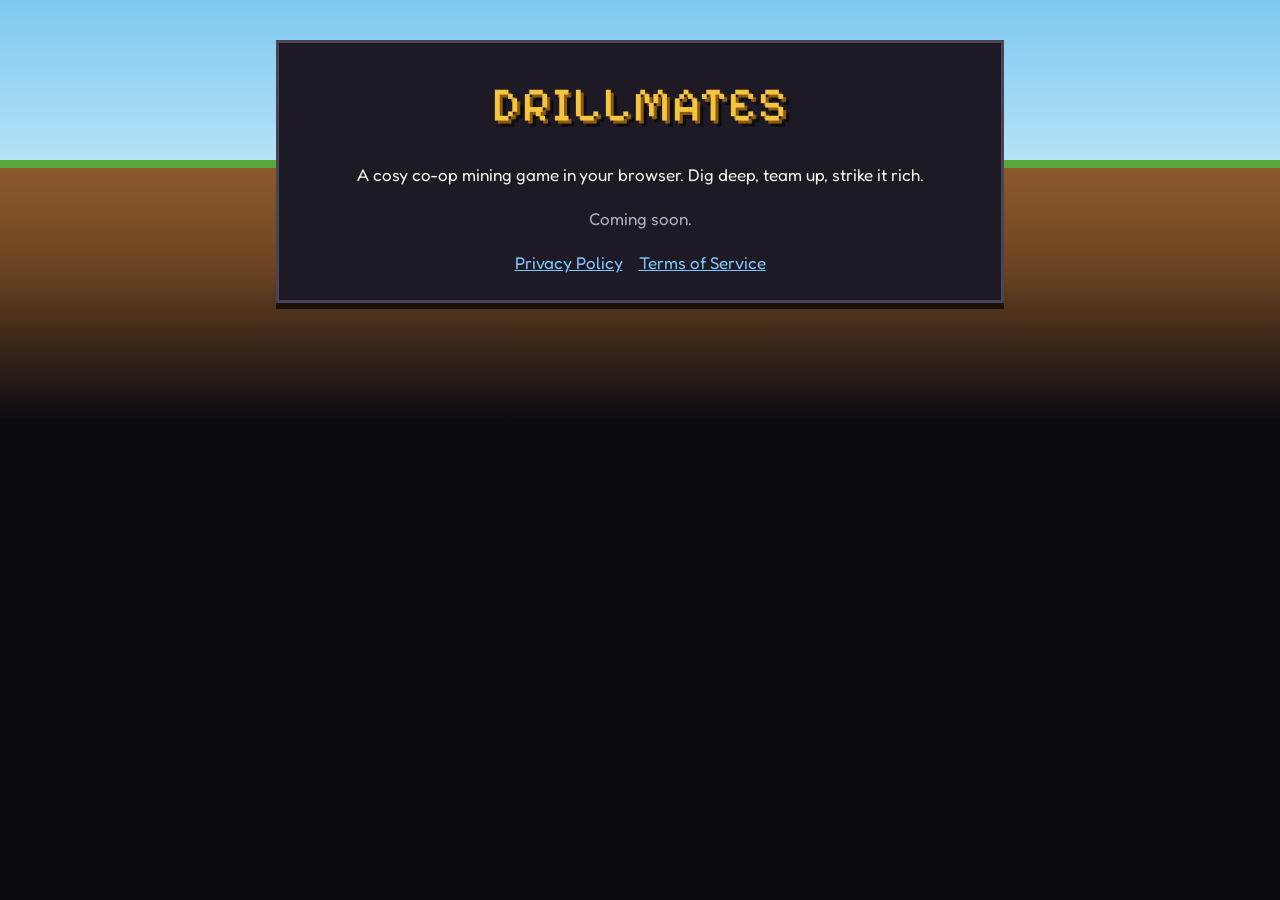
<file: index.html>
<!doctype html>
<html lang="en">
  <head>
    <meta charset="UTF-8" />
    <meta name="viewport" content="width=device-width, initial-scale=1.0" />
    <title>Drillmates</title>
    <meta name="description" content="Drillmates: a cosy co-op mining game in your browser." />
    <link rel="preconnect" href="https://fonts.googleapis.com" />
    <link href="https://fonts.googleapis.com/css2?family=Fredoka:wght@400;500;600&family=Pixelify+Sans:wght@400;700&display=swap" rel="stylesheet" />
    <link rel="stylesheet" href="style.css" />
  </head>
  <body>
    <main>
      <div class="card">
        <p class="logo">DRILLMATES</p>
        <p style="text-align: center">A cosy co-op mining game in your browser. Dig deep, team up, strike it rich.</p>
        <p style="text-align: center" class="meta">Coming soon.</p>
        <nav>
          <a href="privacy.html">Privacy Policy</a>
          <a href="terms.html">Terms of Service</a>
        </nav>
      </div>
    </main>
  </body>
</html>
</file>
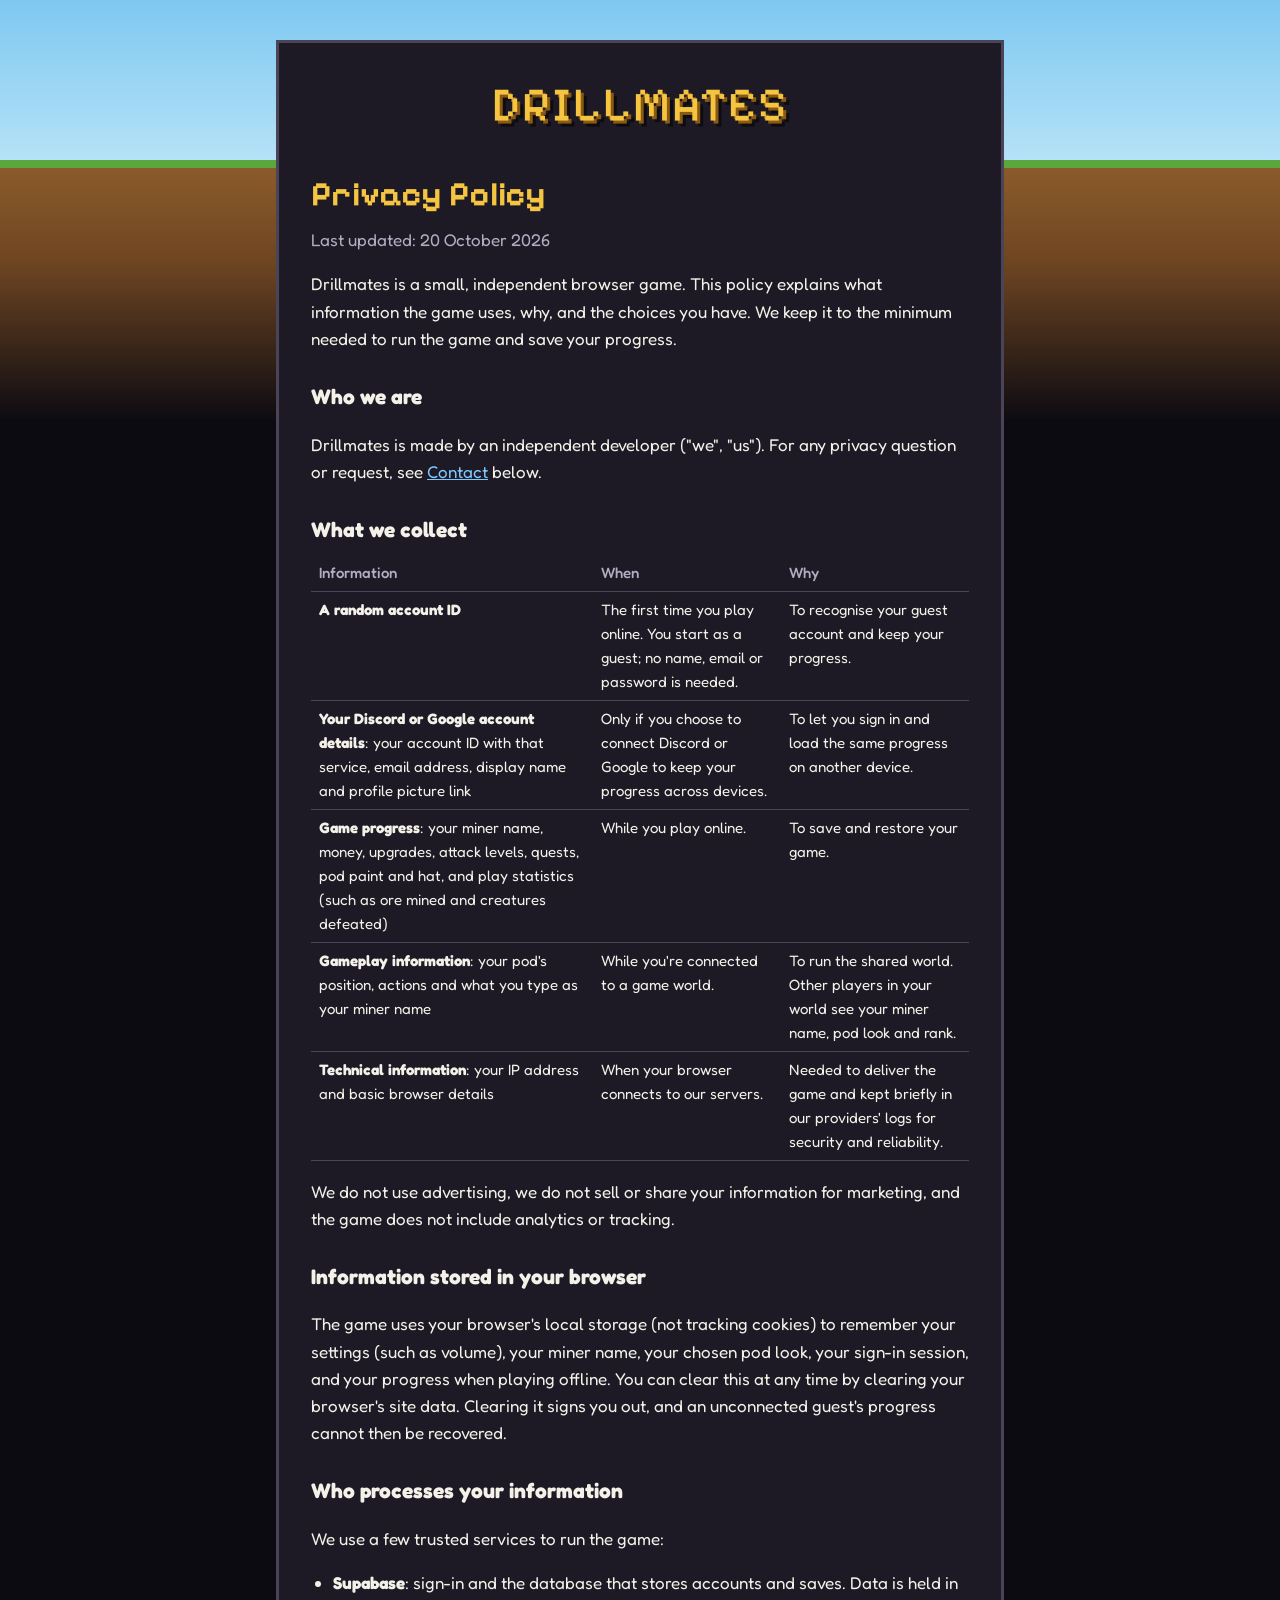
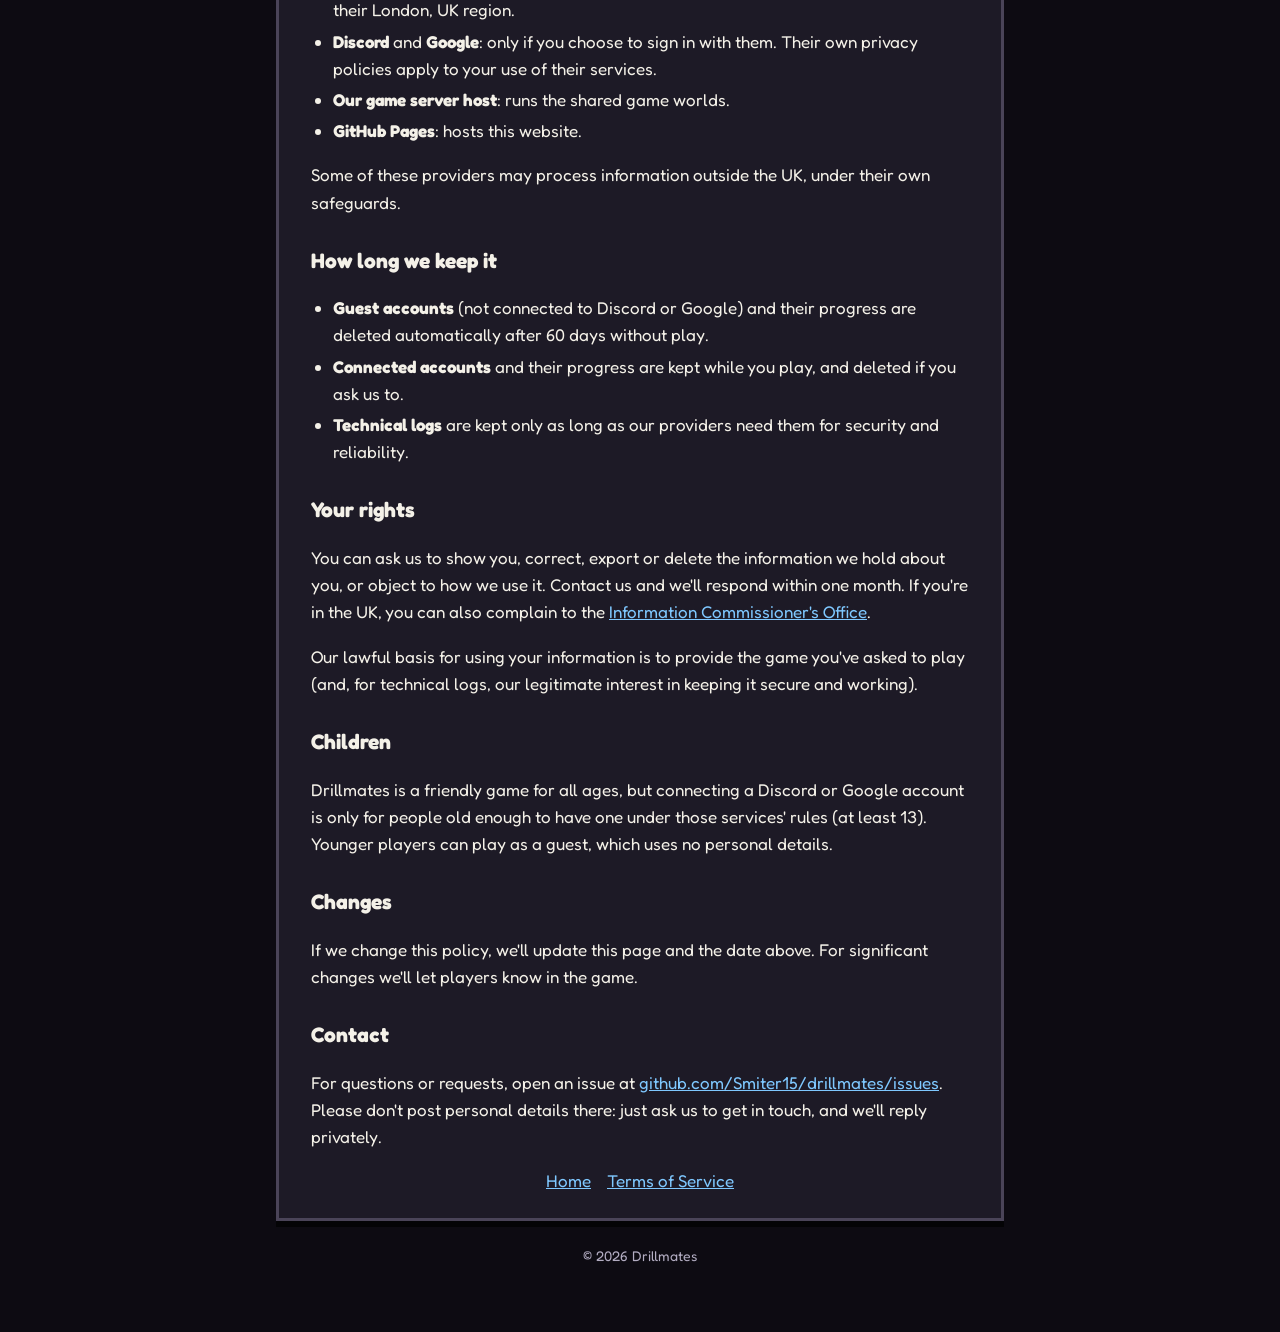
<file: privacy.html>
<!doctype html>
<html lang="en">
  <head>
    <meta charset="UTF-8" />
    <meta name="viewport" content="width=device-width, initial-scale=1.0" />
    <title>Privacy Policy · Drillmates</title>
    <link rel="preconnect" href="https://fonts.googleapis.com" />
    <link href="https://fonts.googleapis.com/css2?family=Fredoka:wght@400;500;600&family=Pixelify+Sans:wght@400;700&display=swap" rel="stylesheet" />
    <link rel="stylesheet" href="style.css" />
  </head>
  <body>
    <main>
      <div class="card">
        <p class="logo"><a href="./">DRILLMATES</a></p>
        <h1>Privacy Policy</h1>
        <p class="meta">Last updated: 20 October 2026</p>

        <p>
          Drillmates is a small, independent browser game. This policy explains what information the game uses, why,
          and the choices you have. We keep it to the minimum needed to run the game and save your progress.
        </p>

        <h2>Who we are</h2>
        <p>
          Drillmates is made by an independent developer ("we", "us"). For any privacy question or request, see
          <a href="#contact">Contact</a> below.
        </p>

        <h2>What we collect</h2>
        <table>
          <tr><th>Information</th><th>When</th><th>Why</th></tr>
          <tr>
            <td><b>A random account ID</b></td>
            <td>The first time you play online. You start as a guest; no name, email or password is needed.</td>
            <td>To recognise your guest account and keep your progress.</td>
          </tr>
          <tr>
            <td><b>Your Discord or Google account details</b>: your account ID with that service, email address,
              display name and profile picture link</td>
            <td>Only if you choose to connect Discord or Google to keep your progress across devices.</td>
            <td>To let you sign in and load the same progress on another device.</td>
          </tr>
          <tr>
            <td><b>Game progress</b>: your miner name, money, upgrades, attack levels, quests, pod paint and hat,
              and play statistics (such as ore mined and creatures defeated)</td>
            <td>While you play online.</td>
            <td>To save and restore your game.</td>
          </tr>
          <tr>
            <td><b>Gameplay information</b>: your pod's position, actions and what you type as your miner name</td>
            <td>While you're connected to a game world.</td>
            <td>To run the shared world. Other players in your world see your miner name, pod look and rank.</td>
          </tr>
          <tr>
            <td><b>Technical information</b>: your IP address and basic browser details</td>
            <td>When your browser connects to our servers.</td>
            <td>Needed to deliver the game and kept briefly in our providers' logs for security and reliability.</td>
          </tr>
        </table>
        <p>
          We do not use advertising, we do not sell or share your information for marketing, and the game does not
          include analytics or tracking.
        </p>

        <h2>Information stored in your browser</h2>
        <p>
          The game uses your browser's local storage (not tracking cookies) to remember your settings (such as volume),
          your miner name, your chosen pod look, your sign-in session, and your progress when playing offline. You can
          clear this at any time by clearing your browser's site data. Clearing it signs you out, and an unconnected
          guest's progress cannot then be recovered.
        </p>

        <h2>Who processes your information</h2>
        <p>We use a few trusted services to run the game:</p>
        <ul>
          <li><b>Supabase</b>: sign-in and the database that stores accounts and saves. Data is held in their
            London, UK region.</li>
          <li><b>Discord</b> and <b>Google</b>: only if you choose to sign in with them. Their own privacy policies
            apply to your use of their services.</li>
          <li><b>Our game server host</b>: runs the shared game worlds.</li>
          <li><b>GitHub Pages</b>: hosts this website.</li>
        </ul>
        <p>Some of these providers may process information outside the UK, under their own safeguards.</p>

        <h2>How long we keep it</h2>
        <ul>
          <li><b>Guest accounts</b> (not connected to Discord or Google) and their progress are deleted automatically
            after 60 days without play.</li>
          <li><b>Connected accounts</b> and their progress are kept while you play, and deleted if you ask us to.</li>
          <li><b>Technical logs</b> are kept only as long as our providers need them for security and reliability.</li>
        </ul>

        <h2>Your rights</h2>
        <p>
          You can ask us to show you, correct, export or delete the information we hold about you, or object to how we
          use it. Contact us and we'll respond within one month. If you're in the UK, you can also complain to the
          <a href="https://ico.org.uk/make-a-complaint/">Information Commissioner's Office</a>.
        </p>
        <p>
          Our lawful basis for using your information is to provide the game you've asked to play (and, for technical
          logs, our legitimate interest in keeping it secure and working).
        </p>

        <h2>Children</h2>
        <p>
          Drillmates is a friendly game for all ages, but connecting a Discord or Google account is only for people old
          enough to have one under those services' rules (at least 13). Younger players can play as a guest, which
          uses no personal details.
        </p>

        <h2>Changes</h2>
        <p>
          If we change this policy, we'll update this page and the date above. For significant changes we'll let
          players know in the game.
        </p>

        <h2 id="contact">Contact</h2>
        <p>
          For questions or requests, open an issue at
          <a href="https://github.com/Smiter15/drillmates/issues">github.com/Smiter15/drillmates/issues</a>.
          Please don't post personal details there: just ask us to get in touch, and we'll reply privately.
        </p>

        <nav>
          <a href="./">Home</a>
          <a href="terms.html">Terms of Service</a>
        </nav>
      </div>
      <footer>© 2026 Drillmates</footer>
    </main>
  </body>
</html>
</file>
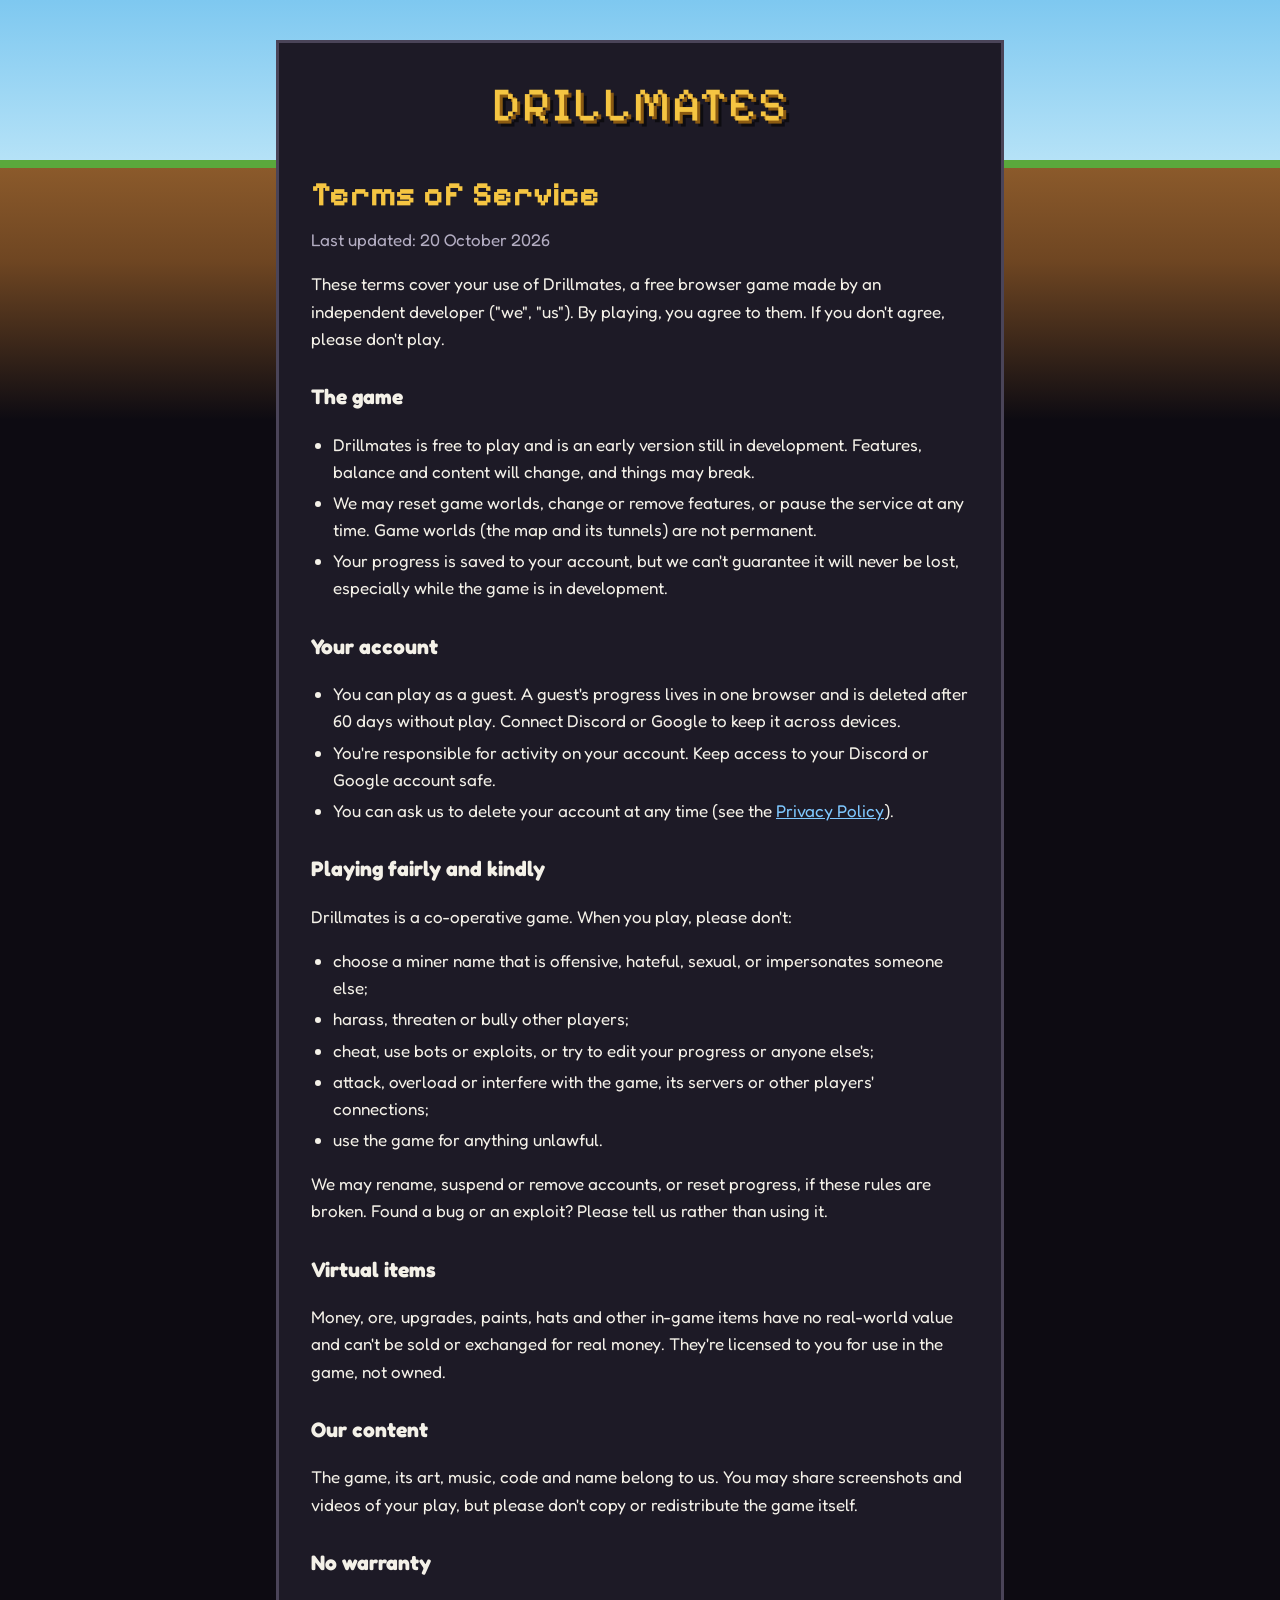
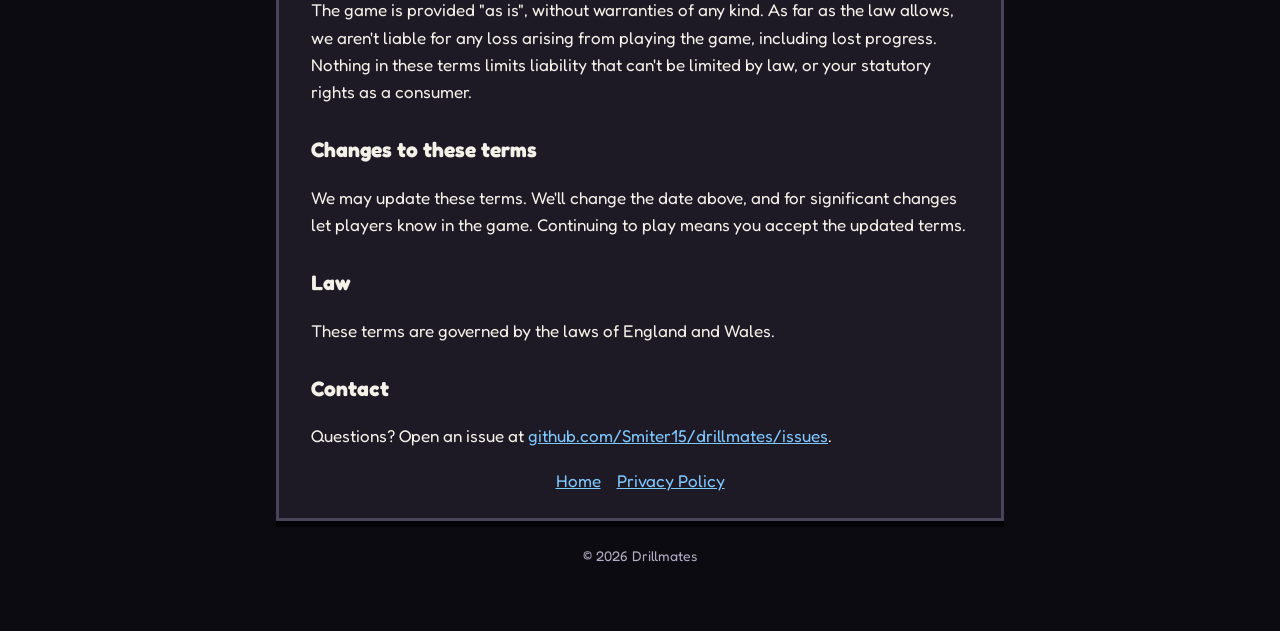
<file: terms.html>
<!doctype html>
<html lang="en">
  <head>
    <meta charset="UTF-8" />
    <meta name="viewport" content="width=device-width, initial-scale=1.0" />
    <title>Terms of Service · Drillmates</title>
    <link rel="preconnect" href="https://fonts.googleapis.com" />
    <link href="https://fonts.googleapis.com/css2?family=Fredoka:wght@400;500;600&family=Pixelify+Sans:wght@400;700&display=swap" rel="stylesheet" />
    <link rel="stylesheet" href="style.css" />
  </head>
  <body>
    <main>
      <div class="card">
        <p class="logo"><a href="./">DRILLMATES</a></p>
        <h1>Terms of Service</h1>
        <p class="meta">Last updated: 20 October 2026</p>

        <p>
          These terms cover your use of Drillmates, a free browser game made by an independent developer ("we", "us").
          By playing, you agree to them. If you don't agree, please don't play.
        </p>

        <h2>The game</h2>
        <ul>
          <li>Drillmates is free to play and is an early version still in development. Features, balance and content
            will change, and things may break.</li>
          <li>We may reset game worlds, change or remove features, or pause the service at any time. Game worlds
            (the map and its tunnels) are not permanent.</li>
          <li>Your progress is saved to your account, but we can't guarantee it will never be lost, especially while
            the game is in development.</li>
        </ul>

        <h2>Your account</h2>
        <ul>
          <li>You can play as a guest. A guest's progress lives in one browser and is deleted after 60 days without
            play. Connect Discord or Google to keep it across devices.</li>
          <li>You're responsible for activity on your account. Keep access to your Discord or Google account safe.</li>
          <li>You can ask us to delete your account at any time (see the
            <a href="privacy.html#contact">Privacy Policy</a>).</li>
        </ul>

        <h2>Playing fairly and kindly</h2>
        <p>Drillmates is a co-operative game. When you play, please don't:</p>
        <ul>
          <li>choose a miner name that is offensive, hateful, sexual, or impersonates someone else;</li>
          <li>harass, threaten or bully other players;</li>
          <li>cheat, use bots or exploits, or try to edit your progress or anyone else's;</li>
          <li>attack, overload or interfere with the game, its servers or other players' connections;</li>
          <li>use the game for anything unlawful.</li>
        </ul>
        <p>
          We may rename, suspend or remove accounts, or reset progress, if these rules are broken. Found a bug or an
          exploit? Please tell us rather than using it.
        </p>

        <h2>Virtual items</h2>
        <p>
          Money, ore, upgrades, paints, hats and other in-game items have no real-world value and can't be sold or
          exchanged for real money. They're licensed to you for use in the game, not owned.
        </p>

        <h2>Our content</h2>
        <p>
          The game, its art, music, code and name belong to us. You may share screenshots and videos of your play,
          but please don't copy or redistribute the game itself.
        </p>

        <h2>No warranty</h2>
        <p>
          The game is provided "as is", without warranties of any kind. As far as the law allows, we aren't liable for
          any loss arising from playing the game, including lost progress. Nothing in these terms limits liability that
          can't be limited by law, or your statutory rights as a consumer.
        </p>

        <h2>Changes to these terms</h2>
        <p>
          We may update these terms. We'll change the date above, and for significant changes let players know in the
          game. Continuing to play means you accept the updated terms.
        </p>

        <h2>Law</h2>
        <p>These terms are governed by the laws of England and Wales.</p>

        <h2>Contact</h2>
        <p>
          Questions? Open an issue at
          <a href="https://github.com/Smiter15/drillmates/issues">github.com/Smiter15/drillmates/issues</a>.
        </p>

        <nav>
          <a href="./">Home</a>
          <a href="privacy.html">Privacy Policy</a>
        </nav>
      </div>
      <footer>© 2026 Drillmates</footer>
    </main>
  </body>
</html>
</file>
<file: style.css>
:root {
  --ink: #f4f1e8;
  --muted: #b3adc2;
  --panel: #1d1a26;
  --edge: #4a4458;
  --accent: #f5c542;
  --bg: #0d0b12;
}

* { box-sizing: border-box; }

html { background: var(--bg); }

body {
  margin: 0;
  min-height: 100vh;
  color: var(--ink);
  font-family: 'Fredoka', system-ui, sans-serif;
  font-size: 17px;
  line-height: 1.6;
  background:
    linear-gradient(to bottom, #7ec8f0 0, #b5e2f7 160px, #5aa83c 160px, #5aa83c 168px, #8b5a2b 168px, #6f4622 260px, var(--bg) 420px);
}

main {
  max-width: 760px;
  margin: 0 auto;
  padding: 40px 16px 64px;
}

.card {
  background: var(--panel);
  border: 3px solid var(--edge);
  box-shadow: 0 6px 0 #000a;
  padding: 24px clamp(16px, 4vw, 32px);
}

.logo {
  margin: 0 0 4px;
  font-family: 'Pixelify Sans', monospace;
  font-size: clamp(32px, 8vw, 48px);
  letter-spacing: 2px;
  color: var(--accent);
  text-shadow: 3px 3px 0 #8a5a12, 6px 6px 0 #0008;
  text-align: center;
}
.logo a { color: inherit; text-decoration: none; }

h1 { font-family: 'Pixelify Sans', monospace; color: var(--accent); margin: 24px 0 4px; }
h2 { margin: 28px 0 8px; font-size: 21px; }
.meta { color: var(--muted); margin-top: 0; }
a { color: #7fc8ff; }
ul { padding-left: 22px; }
li { margin: 4px 0; }
table { width: 100%; border-collapse: collapse; margin: 8px 0; font-size: 15px; }
th, td { text-align: left; vertical-align: top; padding: 6px 8px; border-bottom: 1px solid var(--edge); }
th { color: var(--muted); font-weight: 500; }

nav { display: flex; gap: 16px; justify-content: center; flex-wrap: wrap; margin-top: 8px; }
footer { text-align: center; color: var(--muted); font-size: 14px; margin-top: 24px; }
</file>
